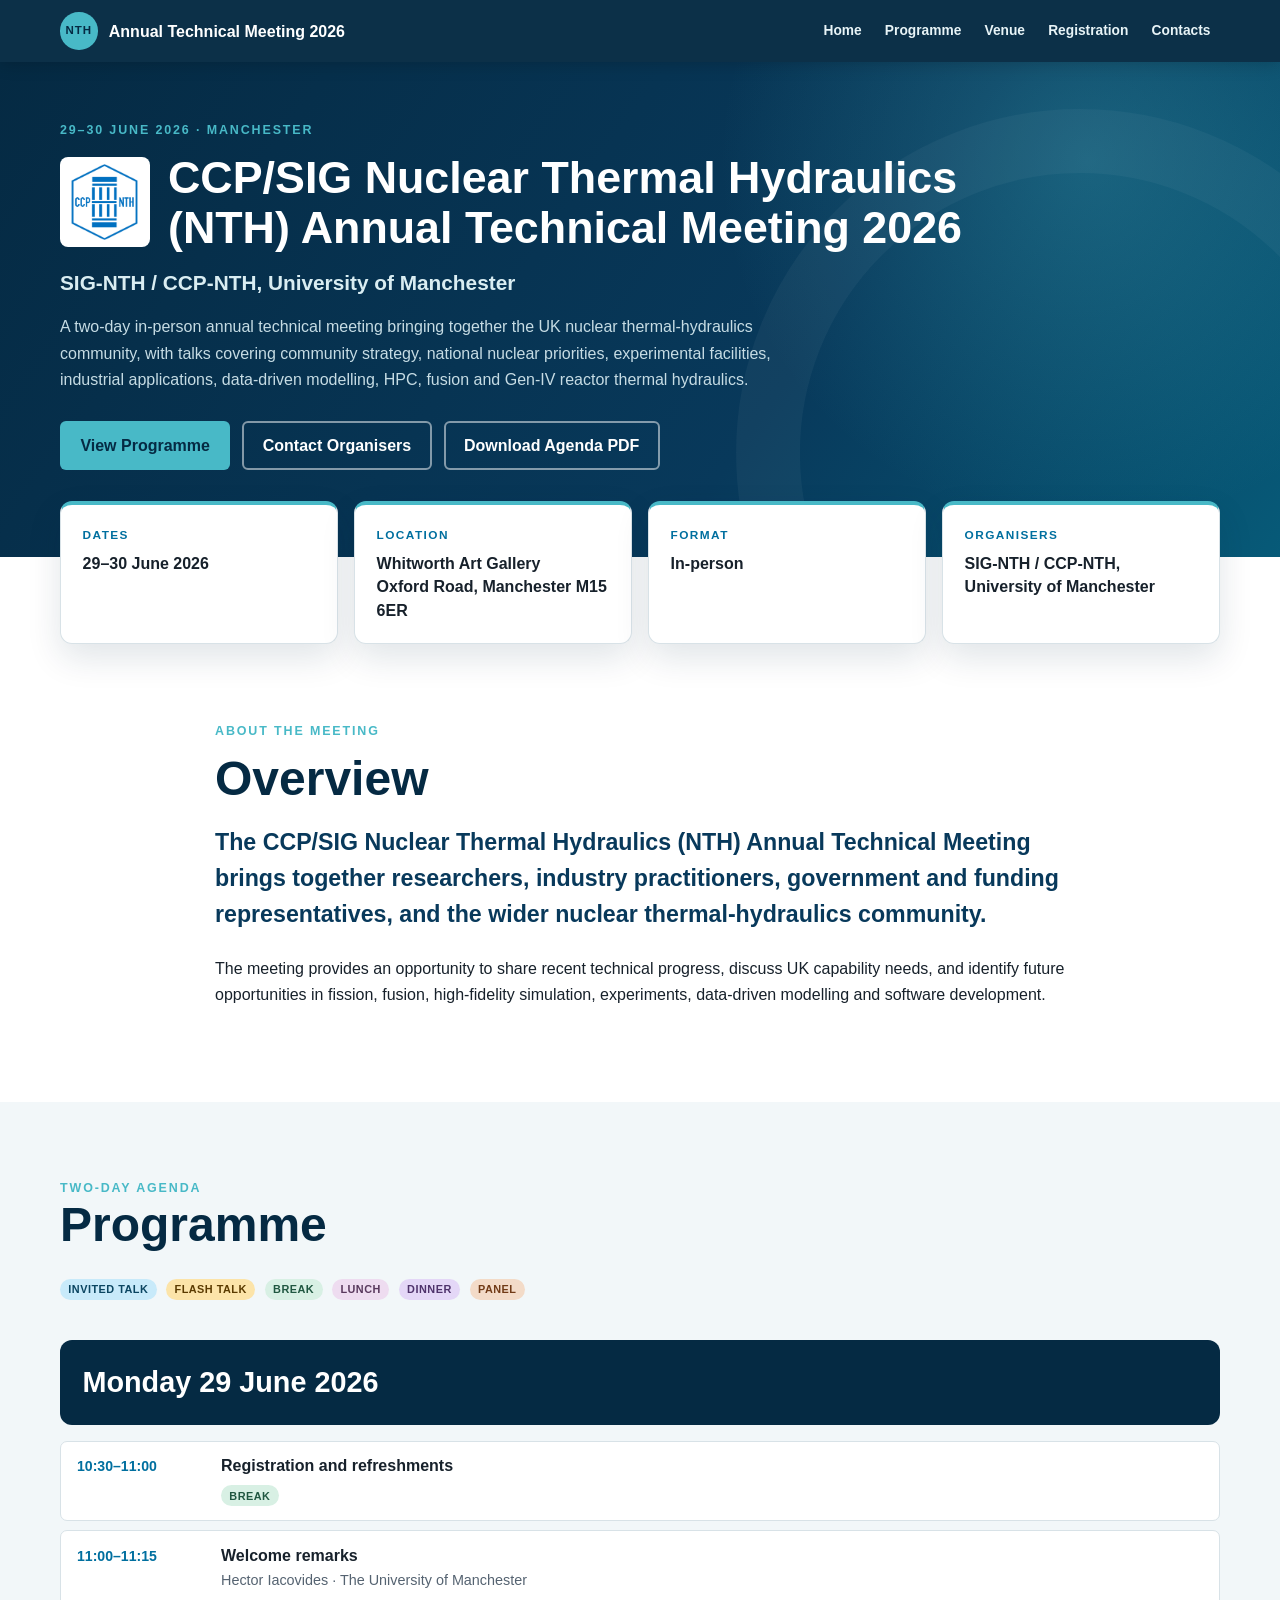
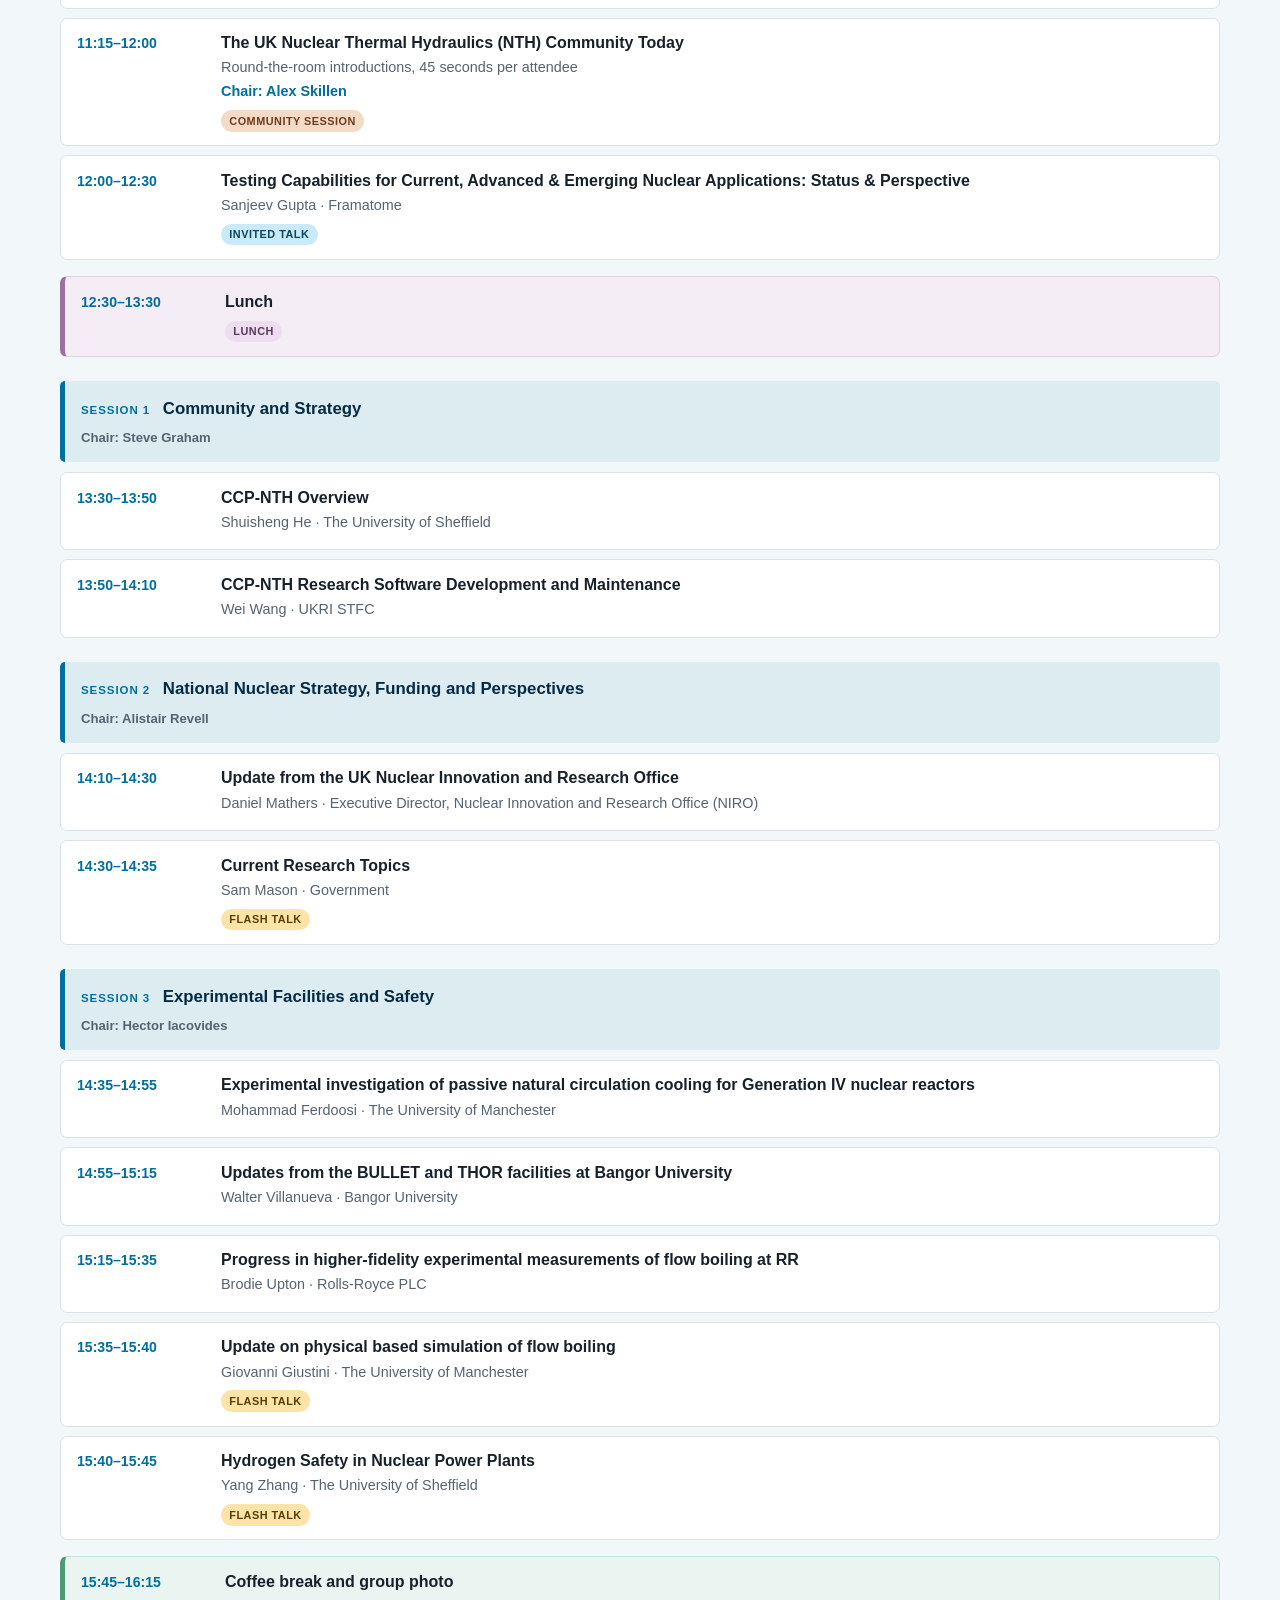
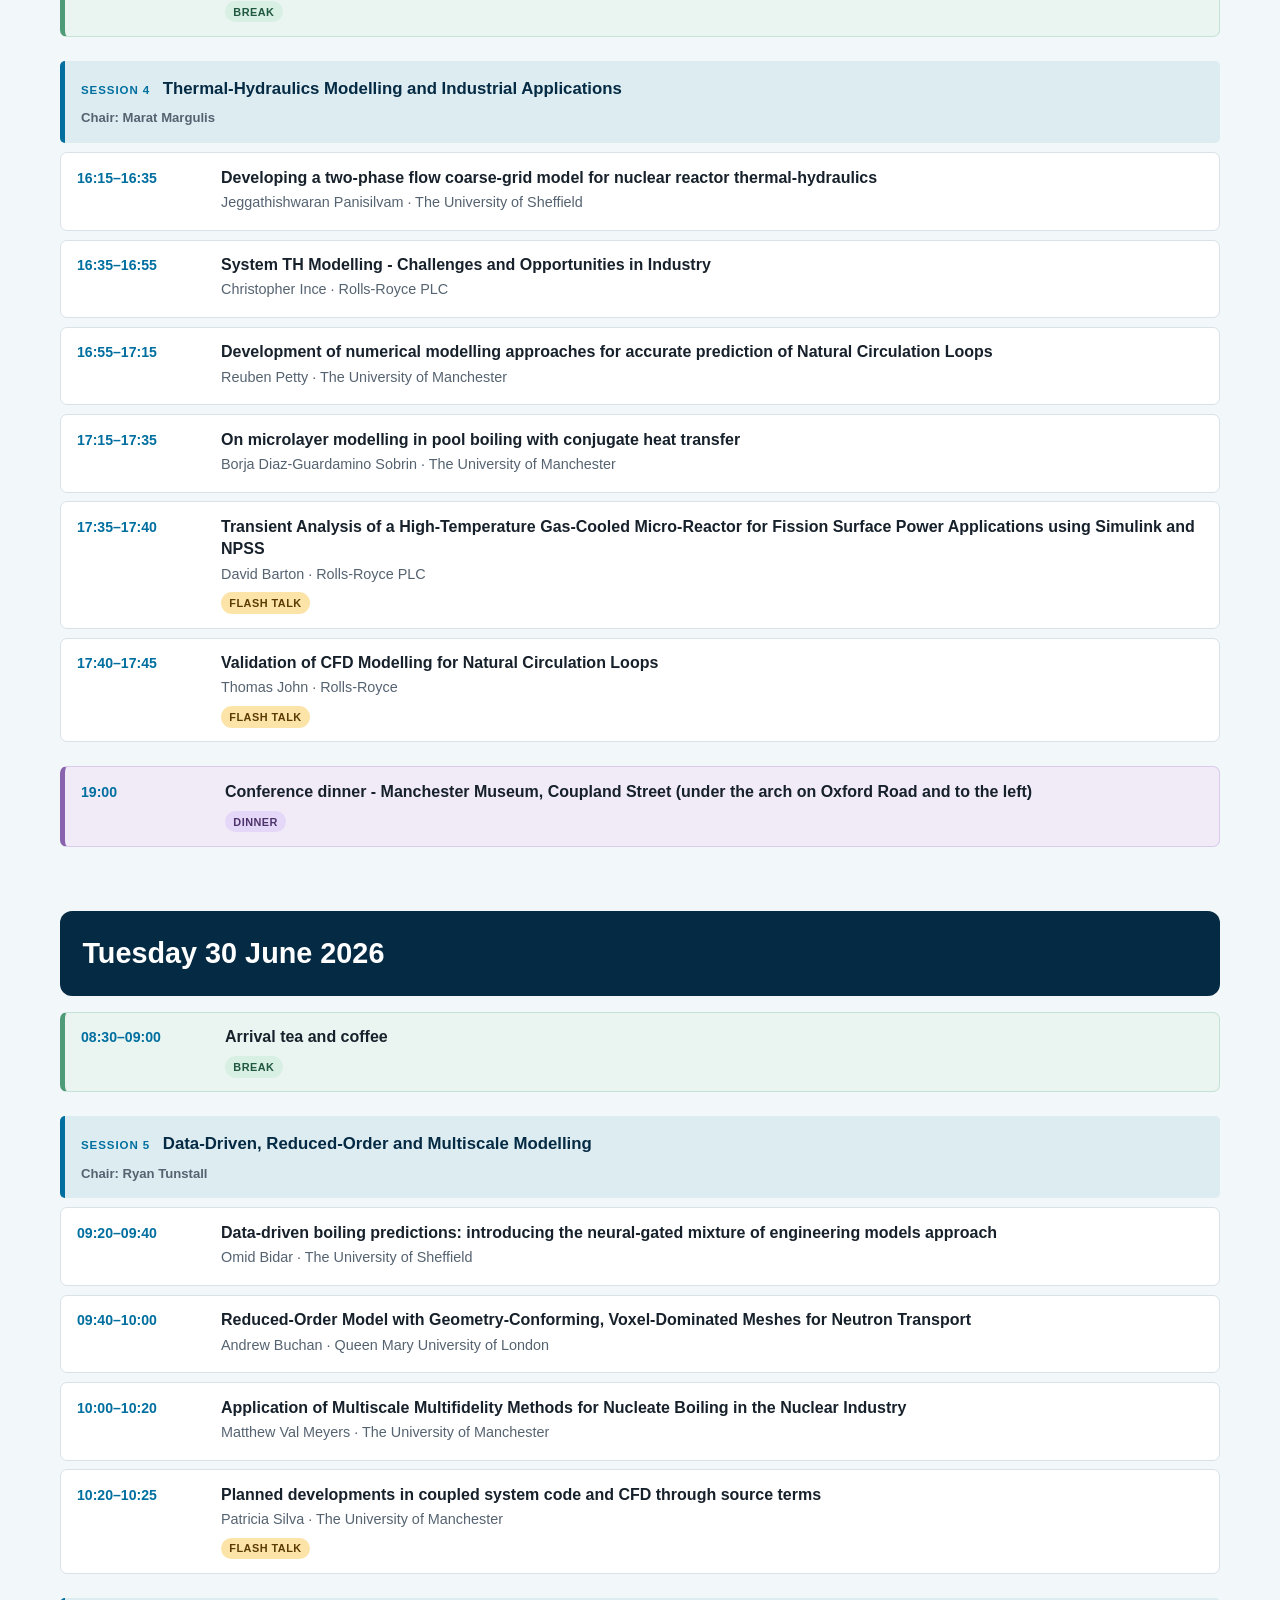
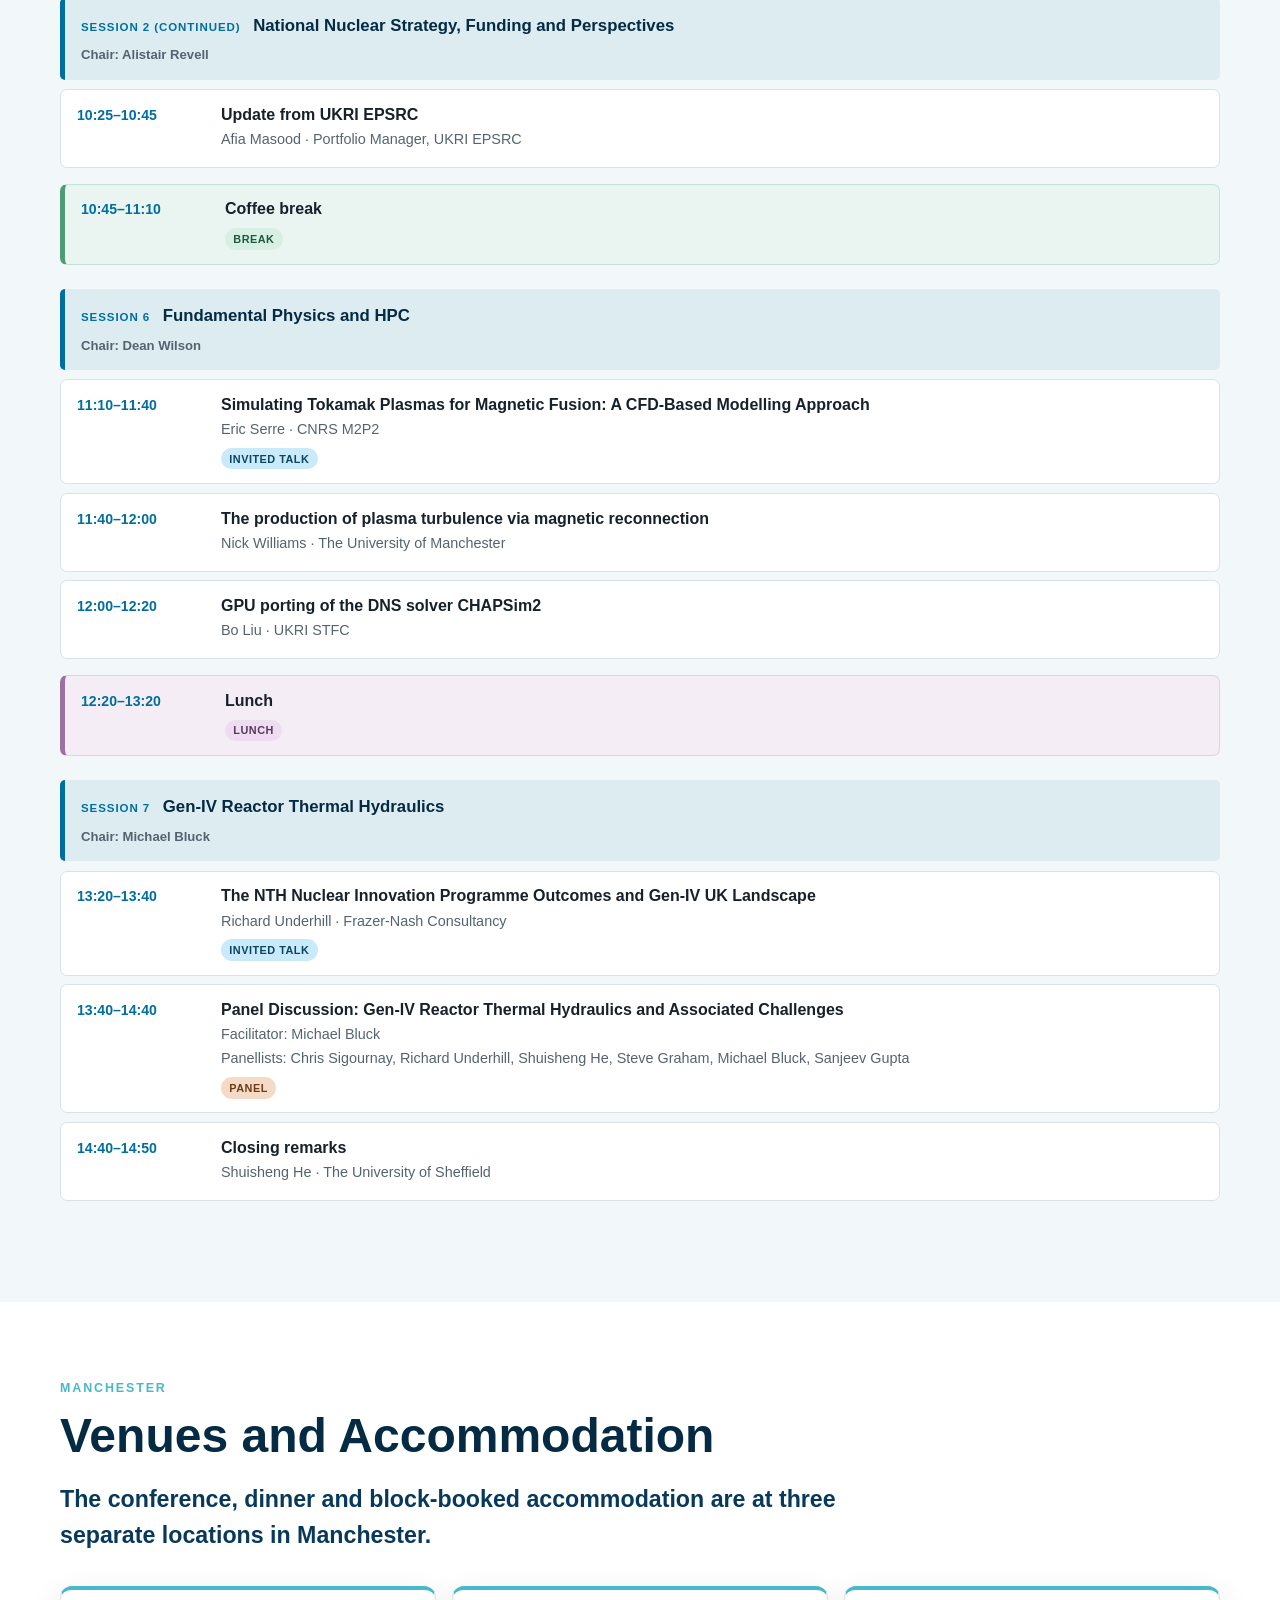
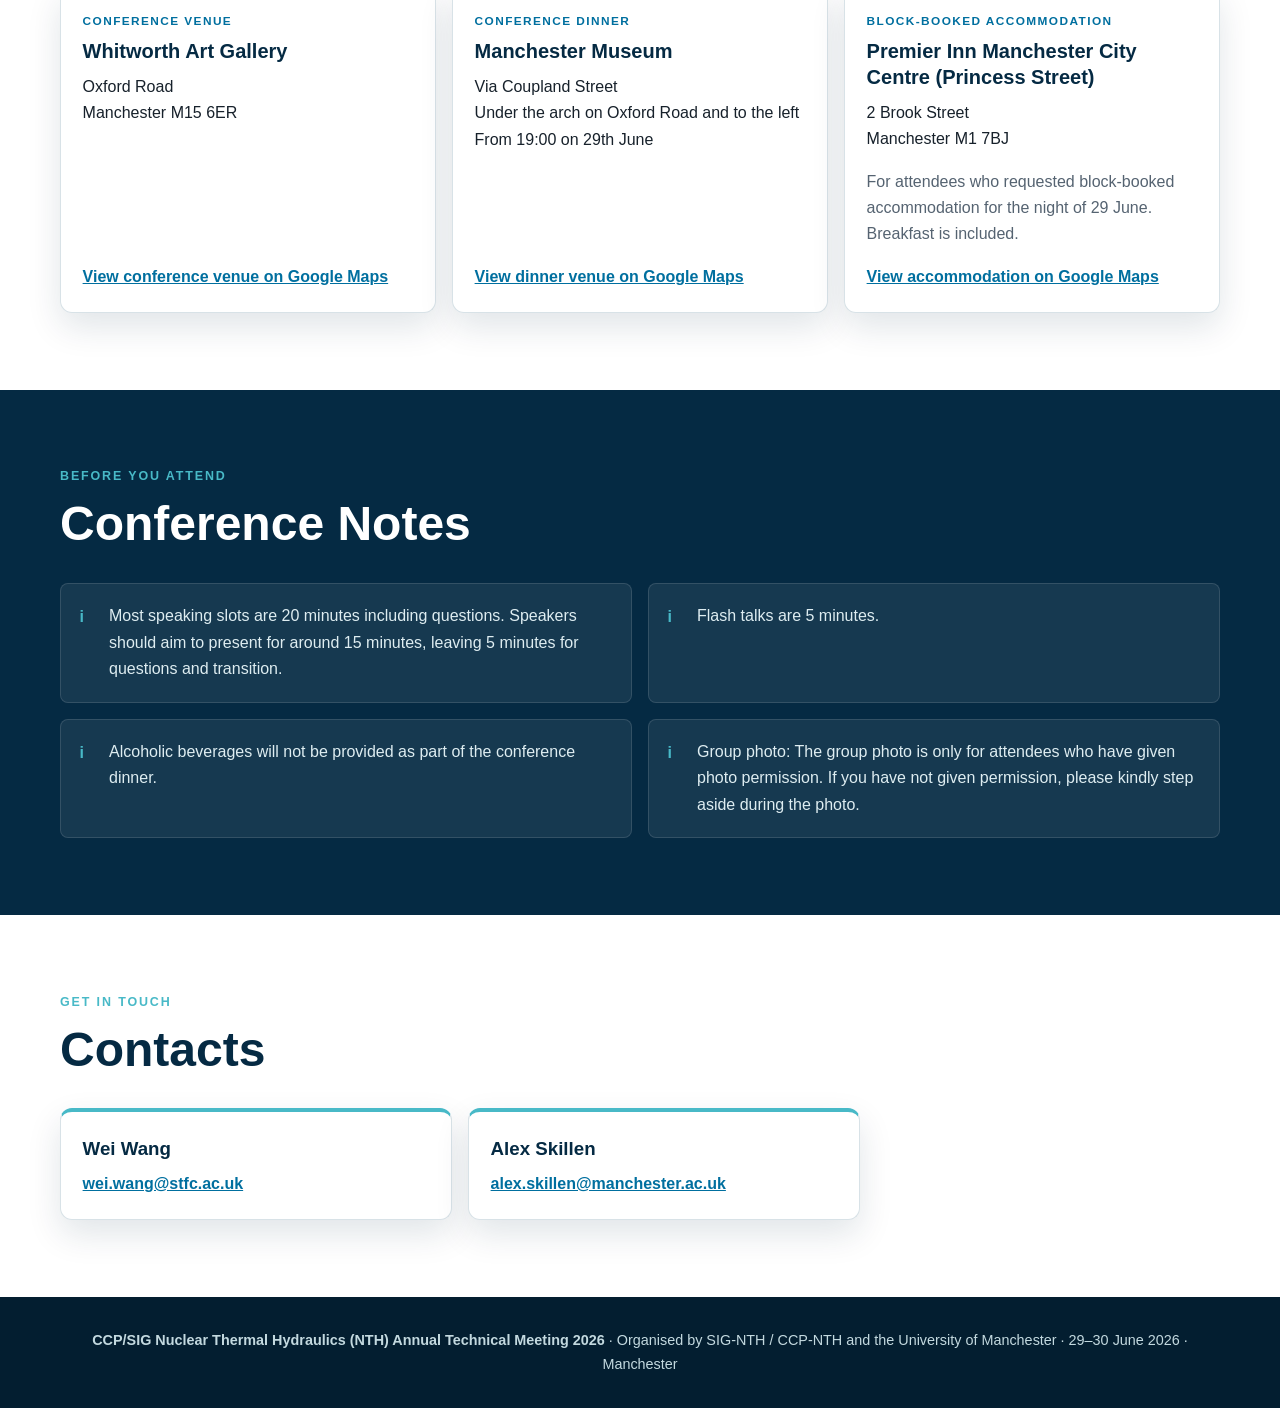
<file: index.html>
<!DOCTYPE html>
<html lang="en-GB">
<head>
  <meta charset="utf-8">
  <meta name="viewport" content="width=device-width, initial-scale=1">
  <meta name="description" content="CCP/SIG Nuclear Thermal Hydraulics (NTH) Annual Technical Meeting 2026, 29–30 June at Whitworth Art Gallery, Manchester.">
  <title>CCP/SIG Nuclear Thermal Hydraulics (NTH) Annual Technical Meeting 2026</title>
  <link rel="stylesheet" href="style.css">
</head>
<body>
  <a class="skip-link" href="#main-content">Skip to main content</a>

  <header class="site-header">
    <div class="nav-wrap">
      <a class="site-name" href="#home" aria-label="CCP/SIG Nuclear Thermal Hydraulics (NTH) Annual Technical Meeting 2026 home">
        <span class="site-mark" aria-hidden="true">NTH</span>
        <span>Annual Technical Meeting 2026</span>
      </a>
      <nav aria-label="Main navigation">
        <ul class="nav-links">
          <li><a href="#home">Home</a></li>
          <li><a href="#programme">Programme</a></li>
          <li><a href="#venue">Venue</a></li>
          <li><a href="registration.html">Registration</a></li>
          <li><a href="#contacts">Contacts</a></li>
        </ul>
      </nav>
    </div>
  </header>

  <main id="main-content">
    <section class="hero" id="home">
      <div class="hero-content">
        <p class="eyebrow">29–30 June 2026 · Manchester</p>
        <div class="hero-title-row">
          <img class="hero-logo" src="assets/ccp-nth-logo.png" alt="CCP-NTH logo">
          <h1>CCP/SIG Nuclear Thermal Hydraulics (NTH) Annual Technical Meeting 2026</h1>
        </div>
        <p class="hero-subtitle">SIG-NTH / CCP-NTH, University of Manchester</p>
        <p class="hero-description">A two-day in-person annual technical meeting bringing together the UK nuclear thermal-hydraulics community, with talks covering community strategy, national nuclear priorities, experimental facilities, industrial applications, data-driven modelling, HPC, fusion and Gen-IV reactor thermal hydraulics.</p>
        <div class="hero-actions">
          <a class="button button-primary" href="#programme">View Programme</a>
          <a class="button button-secondary" href="#contacts">Contact Organisers</a>
          <a class="button button-secondary" href="assets/UK-NTH-ATM-2026-agenda.pdf" download>Download Agenda PDF</a>
        </div>
      </div>
    </section>

    <section class="event-facts" aria-label="Event information">
      <div class="section-inner facts-grid">
        <article class="fact-card">
          <p class="fact-label">Dates</p>
          <p class="fact-value">29–30 June 2026</p>
        </article>
        <article class="fact-card">
          <p class="fact-label">Location</p>
          <p class="fact-value">Whitworth Art Gallery<br>Oxford Road, Manchester M15 6ER</p>
        </article>
        <article class="fact-card">
          <p class="fact-label">Format</p>
          <p class="fact-value">In-person</p>
        </article>
        <article class="fact-card">
          <p class="fact-label">Organisers</p>
          <p class="fact-value">SIG-NTH / CCP-NTH, University of Manchester</p>
        </article>
      </div>
    </section>

    <section class="content-section" id="overview">
      <div class="section-inner narrow">
        <p class="section-kicker">About the meeting</p>
        <h2>Overview</h2>
        <p class="lead">The CCP/SIG Nuclear Thermal Hydraulics (NTH) Annual Technical Meeting brings together researchers, industry practitioners, government and funding representatives, and the wider nuclear thermal-hydraulics community.</p>
        <p>The meeting provides an opportunity to share recent technical progress, discuss UK capability needs, and identify future opportunities in fission, fusion, high-fidelity simulation, experiments, data-driven modelling and software development.</p>
      </div>
    </section>

    <section class="content-section section-tint" id="programme">
      <div class="section-inner">
        <div class="section-heading">
          <div>
            <p class="section-kicker">Two-day agenda</p>
            <h2>Programme</h2>
          </div>
        </div>

        <div class="legend" aria-label="Programme type legend">
          <span class="tag tag-invited">Invited Talk</span>
          <span class="tag tag-flash">Flash Talk</span>
          <span class="tag tag-break">Break</span>
          <span class="tag tag-lunch">Lunch</span>
          <span class="tag tag-dinner">Dinner</span>
          <span class="tag tag-panel">Panel</span>
        </div>

        <article class="programme-day" aria-labelledby="day-one">
          <h3 id="day-one">Monday 29 June 2026</h3>

          <div class="programme-item">
            <time datetime="2026-06-29T10:30">10:30–11:00</time>
            <div><h4>Registration and refreshments</h4><span class="tag tag-break">Break</span></div>
          </div>
          <div class="programme-item">
            <time datetime="2026-06-29T11:00">11:00–11:15</time>
            <div><h4>Welcome remarks</h4><p>Hector Iacovides · The University of Manchester</p></div>
          </div>
          <div class="programme-item">
            <time datetime="2026-06-29T11:15">11:15–12:00</time>
            <div><h4>The UK Nuclear Thermal Hydraulics (NTH) Community Today</h4><p>Round-the-room introductions, 45 seconds per attendee</p><p class="chair">Chair: Alex Skillen</p><span class="tag tag-panel">Community Session</span></div>
          </div>
          <div class="programme-item">
            <time datetime="2026-06-29T12:00">12:00–12:30</time>
            <div><h4>Testing Capabilities for Current, Advanced & Emerging Nuclear Applications: Status & Perspective</h4><p>Sanjeev Gupta · Framatome</p><span class="tag tag-invited">Invited Talk</span> </div>
          </div>
          <div class="programme-item programme-break programme-lunch">
            <time datetime="2026-06-29T12:30">12:30–13:30</time>
            <div><h4>Lunch</h4><span class="tag tag-lunch">Lunch</span></div>
          </div>

          <section class="session" aria-labelledby="session-one">
            <h4 class="session-title" id="session-one"><span>Session 1</span> Community and Strategy <small>Chair: Steve Graham</small></h4>
            <div class="programme-item">
              <time datetime="2026-06-29T13:30">13:30–13:50</time>
              <div><h4>CCP-NTH Overview</h4><p>Shuisheng He · The University of Sheffield</p></div>
            </div>
            <div class="programme-item">
              <time datetime="2026-06-29T13:50">13:50–14:10</time>
              <div><h4>CCP-NTH Research Software Development and Maintenance</h4><p>Wei Wang · UKRI STFC</p></div>
            </div>
          </section>

          <section class="session" aria-labelledby="session-two">
            <h4 class="session-title" id="session-two"><span>Session 2</span> National Nuclear Strategy, Funding and Perspectives <small>Chair: Alistair Revell</small></h4>
            <div class="programme-item">
              <time datetime="2026-06-29T14:10">14:10–14:30</time>
              <div><h4>Update from the UK Nuclear Innovation and Research Office</h4><p>Daniel Mathers · Executive Director, Nuclear Innovation and Research Office (NIRO)</p></div>
            </div>
            <div class="programme-item">
              <time datetime="2026-06-29T14:30">14:30–14:35</time>
              <div><h4>Current Research Topics</h4><p>Sam Mason · Government</p><span class="tag tag-flash">Flash Talk</span></div>
            </div>
          </section>

          <section class="session" aria-labelledby="session-three">
            <h4 class="session-title" id="session-three"><span>Session 3</span> Experimental Facilities and Safety <small>Chair: Hector Iacovides</small></h4>
            <div class="programme-item">
              <time datetime="2026-06-29T14:35">14:35–14:55</time>
              <div><h4>Experimental investigation of passive natural circulation cooling for Generation IV nuclear reactors</h4><p>Mohammad Ferdoosi · The University of Manchester</p></div>
            </div>
            <div class="programme-item">
              <time datetime="2026-06-29T14:55">14:55–15:15</time>
              <div><h4>Updates from the BULLET and THOR facilities at Bangor University</h4><p>Walter Villanueva · Bangor University</p></div>
            </div>
            <div class="programme-item">
              <time datetime="2026-06-29T15:15">15:15–15:35</time>
              <div><h4>Progress in higher-fidelity experimental measurements of flow boiling at RR</h4><p>Brodie Upton · Rolls-Royce PLC</p></div>
            </div>
            <div class="programme-item">
              <time datetime="2026-06-29T15:35">15:35–15:40</time>
              <div>
                <h4>Update on physical based simulation of flow boiling</h4>
                <p>Giovanni Giustini · The University of Manchester</p><span class="tag tag-flash">Flash Talk</span>
              </div>
            </div>
            <div class="programme-item">
              <time datetime="2026-06-29T15:40">15:40–15:45</time>
              <div><h4>Hydrogen Safety in Nuclear Power Plants</h4><p>Yang Zhang · The University of Sheffield</p><span class="tag tag-flash">Flash Talk</span></div>
            </div>
            <div class="programme-item programme-break">
              <time datetime="2026-06-29T15:45">15:45–16:15</time>
              <div><h4>Coffee break and group photo</h4><span class="tag tag-break">Break</span></div>
            </div>
          </section>

          <section class="session" aria-labelledby="session-four">
            <h4 class="session-title" id="session-four"><span>Session 4</span> Thermal-Hydraulics Modelling and Industrial Applications <small>Chair: Marat Margulis</small></h4>
            <div class="programme-item">
              <time datetime="2026-06-29T16:15">16:15–16:35</time>
              <div><h4>Developing a two-phase flow coarse-grid model for nuclear reactor thermal-hydraulics</h4><p>Jeggathishwaran Panisilvam · The University of Sheffield</p></div>
            </div>
            <div class="programme-item">
              <time datetime="2026-06-29T16:35">16:35–16:55</time>
              <div><h4>System TH Modelling - Challenges and Opportunities in Industry</h4><p>Christopher Ince · Rolls-Royce PLC</p></div>
            </div>
            <div class="programme-item">
              <time datetime="2026-06-29T16:55">16:55–17:15</time>
              <div><h4>Development of numerical modelling approaches for accurate prediction of Natural Circulation Loops</h4><p>Reuben Petty · The University of Manchester</p></div>
            </div>
            <div class="programme-item">
              <time datetime="2026-06-29T17:15">17:15–17:35</time>
              <div><h4>On microlayer modelling in pool boiling with conjugate heat transfer</h4><p>Borja Diaz-Guardamino Sobrin · The University of Manchester</p></div>
            </div>
            <div class="programme-item">
              <time datetime="2026-06-29T17:35">17:35–17:40</time>
              <div><h4>Transient Analysis of a High-Temperature Gas-Cooled Micro-Reactor for Fission Surface Power Applications using Simulink and NPSS</h4><p>David Barton · Rolls-Royce PLC</p><span class="tag tag-flash">Flash Talk</span></div>
            </div>
            <div class="programme-item">
              <time datetime="2026-06-29T17:40">17:40–17:45</time>
              <div><h4>Validation of CFD Modelling for Natural Circulation Loops</h4><p>Thomas John · Rolls-Royce</p><span class="tag tag-flash">Flash Talk</span></div>
            </div>
          </section>

          <div class="programme-item programme-break programme-dinner">
            <time datetime="2026-06-29T19:00">19:00</time>
            <div><h4>Conference dinner - Manchester Museum, Coupland Street (under the arch on Oxford Road and to the left)</h4><span class="tag tag-dinner">Dinner</span></div>
          </div>
        </article>

        <article class="programme-day" aria-labelledby="day-two">
          <h3 id="day-two">Tuesday 30 June 2026</h3>

          <div class="programme-item programme-break">
            <time datetime="2026-06-30T08:30">08:30–09:00</time>
            <div><h4>Arrival tea and coffee</h4><span class="tag tag-break">Break</span></div>
          </div>

          <section class="session" aria-labelledby="session-five">
            <h4 class="session-title" id="session-five"><span>Session 5</span> Data-Driven, Reduced-Order and Multiscale Modelling <small>Chair: Ryan Tunstall</small></h4>
            <div class="programme-item">
              <time datetime="2026-06-30T09:20">09:20–09:40</time>
              <div><h4>Data-driven boiling predictions: introducing the neural-gated mixture of engineering models approach</h4><p>Omid Bidar · The University of Sheffield</p></div>
            </div>
            <div class="programme-item">
              <time datetime="2026-06-30T09:40">09:40–10:00</time>
              <div><h4>Reduced-Order Model with Geometry-Conforming, Voxel-Dominated Meshes for Neutron Transport</h4><p>Andrew Buchan · Queen Mary University of London</p></div>
            </div>
            <div class="programme-item">
              <time datetime="2026-06-30T10:00">10:00–10:20</time>
              <div><h4>Application of Multiscale Multifidelity Methods for Nucleate Boiling in the Nuclear Industry</h4><p>Matthew Val Meyers · The University of Manchester</p></div>
            </div>
            <div class="programme-item">
              <time datetime="2026-06-30T10:20">10:20–10:25</time>
              <div><h4>Planned developments in coupled system code and CFD through source terms</h4><p>Patricia Silva · The University of Manchester</p><span class="tag tag-flash">Flash Talk</span></div>
            </div>
          </section>

          <section class="session" aria-labelledby="session-two-continued">
            <h4 class="session-title" id="session-two-continued"><span>Session 2 (Continued)</span> National Nuclear Strategy, Funding and Perspectives <small>Chair: Alistair Revell</small></h4>
            <div class="programme-item">
              <time datetime="2026-06-30T10:25">10:25–10:45</time>
              <div><h4>Update from UKRI EPSRC</h4><p>Afia Masood · Portfolio Manager, UKRI EPSRC</p></div>
            </div>
            <div class="programme-item programme-break">
              <time datetime="2026-06-30T10:45">10:45–11:10</time>
              <div><h4>Coffee break</h4><span class="tag tag-break">Break</span></div>
            </div>
          </section>

          <section class="session" aria-labelledby="session-six">
            <h4 class="session-title" id="session-six"><span>Session 6</span> Fundamental Physics and HPC <small>Chair: Dean Wilson</small></h4>
            <div class="programme-item">
              <time datetime="2026-06-30T11:10">11:10–11:40</time>
              <div><h4>Simulating Tokamak Plasmas for Magnetic Fusion: A CFD-Based Modelling Approach</h4><p>Eric Serre · CNRS M2P2</p><span class="tag tag-invited">Invited Talk</span></div>
            </div>
            <div class="programme-item">
              <time datetime="2026-06-30T11:40">11:40–12:00</time>
              <div><h4>The production of plasma turbulence via magnetic reconnection</h4><p>Nick Williams · The University of Manchester</p></div>
            </div>
            <div class="programme-item">
              <time datetime="2026-06-30T12:00">12:00–12:20</time>
              <div><h4>GPU porting of the DNS solver CHAPSim2</h4><p>Bo Liu · UKRI STFC</p></div>
            </div>
            <div class="programme-item programme-break programme-lunch">
              <time datetime="2026-06-30T12:20">12:20–13:20</time>
              <div><h4>Lunch</h4><span class="tag tag-lunch">Lunch</span></div>
            </div>
          </section>

          <section class="session" aria-labelledby="session-seven">
            <h4 class="session-title" id="session-seven"><span>Session 7</span> Gen-IV Reactor Thermal Hydraulics <small>Chair: Michael Bluck</small></h4>
            <div class="programme-item">
              <time datetime="2026-06-30T13:20">13:20–13:40</time>
              <div><h4>The NTH Nuclear Innovation Programme Outcomes and Gen-IV UK Landscape</h4><p>Richard Underhill · Frazer-Nash Consultancy</p><span class="tag tag-invited">Invited Talk</span></div>
            </div>
            <div class="programme-item">
              <time datetime="2026-06-30T13:40">13:40–14:40</time>
              <div><h4>Panel Discussion: Gen-IV Reactor Thermal Hydraulics and Associated Challenges</h4><p>Facilitator: Michael Bluck</p><p>Panellists: Chris Sigournay, Richard Underhill, Shuisheng He, Steve Graham, Michael Bluck, Sanjeev Gupta</p><span class="tag tag-panel">Panel</span></div>
            </div>
            <div class="programme-item">
              <time datetime="2026-06-30T14:40">14:40–14:50</time>
              <div><h4>Closing remarks</h4><p>Shuisheng He · The University of Sheffield</p></div>
            </div>
          </section>
        </article>
      </div>
    </section>

    <section class="content-section" id="venue">
      <div class="section-inner">
        <p class="section-kicker">Manchester</p>
        <h2>Venues and Accommodation</h2>
        <p class="lead venue-intro">The conference, dinner and block-booked accommodation are at three separate locations in Manchester.</p>

        <div class="venue-grid">
          <article class="venue-card">
            <p class="fact-label">Conference Venue</p>
            <address>
              <strong>Whitworth Art Gallery</strong>
              <span>Oxford Road</span>
              <span>Manchester M15 6ER</span>
            </address>
            <a href="https://www.google.com/maps/search/?api=1&amp;query=Whitworth+Art+Gallery+Oxford+Road+Manchester+M15+6ER" target="_blank" rel="noopener noreferrer">View conference venue on Google Maps</a>
          </article>

          <article class="venue-card">
            <p class="fact-label">Conference Dinner</p>
            <address>
              <strong>Manchester Museum</strong>
              <span>Via Coupland Street</span>
              <span>Under the arch on Oxford Road and to the left</span>
              <span>From 19:00 on 29th June</span>
            </address>
            <a href="https://www.google.com/maps/search/?api=1&amp;query=Manchester+Museum+Coupland+Street+Manchester" target="_blank" rel="noopener noreferrer">View dinner venue on Google Maps</a>
          </article>

          <article class="venue-card">
            <p class="fact-label">Block-Booked Accommodation</p>
            <address>
              <strong>Premier Inn Manchester City Centre (Princess Street)</strong>
              <span>2 Brook Street</span>
              <span>Manchester M1 7BJ</span>
            </address>
            <p>For attendees who requested block-booked accommodation for the night of 29 June. Breakfast is included.</p>
            <a href="https://www.google.com/maps/search/?api=1&amp;query=Premier+Inn+Manchester+City+Centre+Princess+Street+2+Brook+Street+Manchester+M1+7BJ" target="_blank" rel="noopener noreferrer">View accommodation on Google Maps</a>
          </article>
        </div>
      </div>
    </section>

    <section class="content-section section-dark" id="notes">
      <div class="section-inner">
        <p class="section-kicker">Before you attend</p>
        <h2>Conference Notes</h2>
        <ul class="notes-grid">
          <li>Most speaking slots are 20 minutes including questions. Speakers should aim to present for around 15 minutes, leaving 5 minutes for questions and transition.</li>
          <li>Flash talks are 5 minutes.</li>
          <li>Alcoholic beverages will not be provided as part of the conference dinner.</li>
          <li>Group photo: The group photo is only for attendees who have given photo permission. If you have not given permission, please kindly step aside during the photo.</li>
        </ul>
      </div>
    </section>

    <section class="content-section" id="contacts">
      <div class="section-inner">
        <p class="section-kicker">Get in touch</p>
        <h2>Contacts</h2>
        <div class="contact-grid">
          <article class="contact-card">
            <h3>Wei Wang</h3>
            <a href="mailto:wei.wang@stfc.ac.uk">wei.wang@stfc.ac.uk</a>
          </article>
          <article class="contact-card">
            <h3>Alex Skillen</h3>
            <a href="mailto:alex.skillen@manchester.ac.uk">alex.skillen@manchester.ac.uk</a>
          </article>
        </div>
      </div>
    </section>
  </main>

  <footer>
    <div class="section-inner">
      <p><strong>CCP/SIG Nuclear Thermal Hydraulics (NTH) Annual Technical Meeting 2026</strong> · Organised by SIG-NTH / CCP-NTH and the University of Manchester · 29–30 June 2026 · Manchester</p>
    </div>
  </footer>
</body>
</html>
</file>
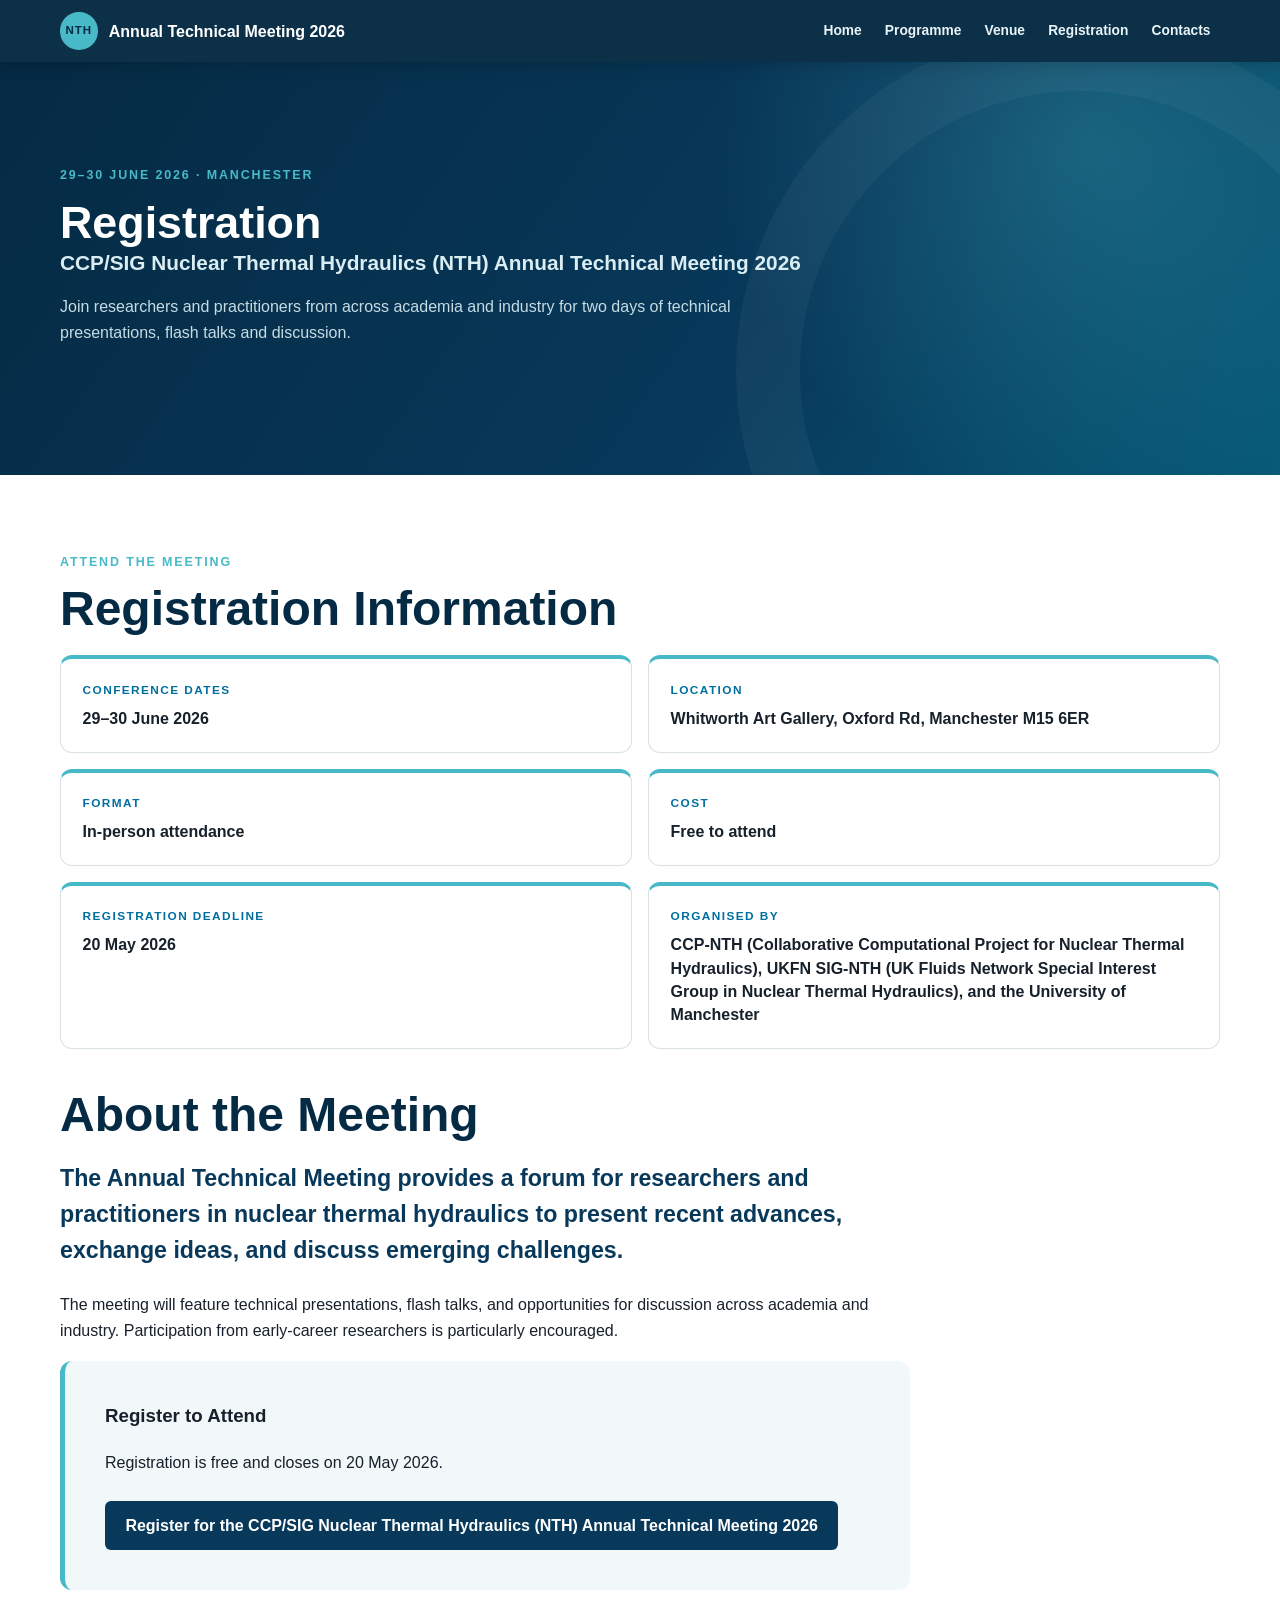
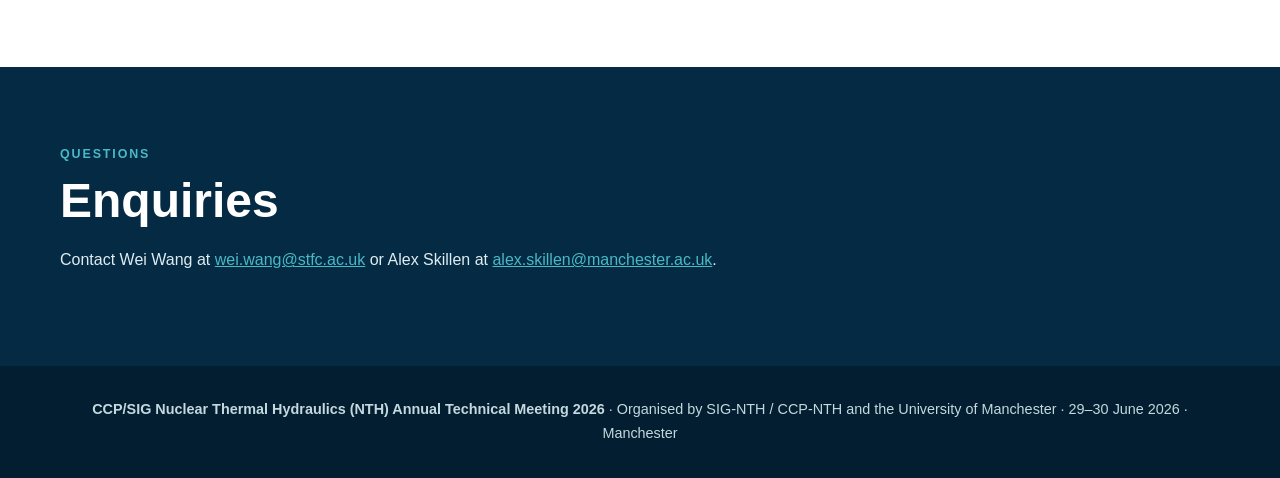
<file: registration.html>
<!DOCTYPE html>
<html lang="en-GB">
<head>
  <meta charset="utf-8">
  <meta name="viewport" content="width=device-width, initial-scale=1">
  <meta name="description" content="Registration information for the CCP/SIG Nuclear Thermal Hydraulics (NTH) Annual Technical Meeting 2026.">
  <title>Registration – CCP/SIG Nuclear Thermal Hydraulics (NTH) Annual Technical Meeting 2026</title>
  <link rel="stylesheet" href="style.css">
</head>
<body>
  <a class="skip-link" href="#main-content">Skip to main content</a>

  <header class="site-header">
    <div class="nav-wrap">
      <a class="site-name" href="index.html" aria-label="CCP/SIG Nuclear Thermal Hydraulics (NTH) Annual Technical Meeting 2026 home">
        <span class="site-mark" aria-hidden="true">NTH</span>
        <span>Annual Technical Meeting 2026</span>
      </a>
      <nav aria-label="Main navigation">
        <ul class="nav-links">
          <li><a href="index.html">Home</a></li>
          <li><a href="index.html#programme">Programme</a></li>
          <li><a href="index.html#venue">Venue</a></li>
          <li><a href="registration.html" aria-current="page">Registration</a></li>
          <li><a href="index.html#contacts">Contacts</a></li>
        </ul>
      </nav>
    </div>
  </header>

  <main id="main-content">
    <section class="hero registration-hero">
      <div class="hero-content">
        <p class="eyebrow">29–30 June 2026 · Manchester</p>
        <h1>Registration</h1>
        <p class="hero-subtitle">CCP/SIG Nuclear Thermal Hydraulics (NTH) Annual Technical Meeting 2026</p>
        <p class="hero-description">Join researchers and practitioners from across academia and industry for two days of technical presentations, flash talks and discussion.</p>
      </div>
    </section>

    <section class="content-section">
      <div class="section-inner">
        <p class="section-kicker">Attend the meeting</p>
        <h2>Registration Information</h2>

        <div class="registration-grid">
          <article class="fact-card">
            <p class="fact-label">Conference Dates</p>
            <p class="fact-value">29–30 June 2026</p>
          </article>
          <article class="fact-card">
            <p class="fact-label">Location</p>
            <p class="fact-value">Whitworth Art Gallery, Oxford Rd, Manchester M15 6ER</p>
          </article>
          <article class="fact-card">
            <p class="fact-label">Format</p>
            <p class="fact-value">In-person attendance</p>
          </article>
          <article class="fact-card">
            <p class="fact-label">Cost</p>
            <p class="fact-value">Free to attend</p>
          </article>
          <article class="fact-card">
            <p class="fact-label">Registration Deadline</p>
            <p class="fact-value">20 May 2026</p>
          </article>
          <article class="fact-card">
            <p class="fact-label">Organised By</p>
            <p class="fact-value">CCP-NTH (Collaborative Computational Project for Nuclear Thermal Hydraulics), UKFN SIG-NTH (UK Fluids Network Special Interest Group in Nuclear Thermal Hydraulics), and the University of Manchester</p>
          </article>
        </div>

        <div class="narrow">
          <h2>About the Meeting</h2>
          <p class="lead">The Annual Technical Meeting provides a forum for researchers and practitioners in nuclear thermal hydraulics to present recent advances, exchange ideas, and discuss emerging challenges.</p>
          <p>The meeting will feature technical presentations, flash talks, and opportunities for discussion across academia and industry. Participation from early-career researchers is particularly encouraged.</p>

          <div class="registration-action">
            <h3>Register to Attend</h3>
            <p>Registration is free and closes on 20 May 2026.</p>
            <a class="button" href="https://forms.office.com/e/QjzWCHUNQY" target="_blank" rel="noopener noreferrer">Register for the CCP/SIG Nuclear Thermal Hydraulics (NTH) Annual Technical Meeting 2026</a>
          </div>
        </div>
      </div>
    </section>

    <section class="content-section section-dark">
      <div class="section-inner">
        <p class="section-kicker">Questions</p>
        <h2>Enquiries</h2>
        <p>Contact Wei Wang at <a href="mailto:wei.wang@stfc.ac.uk">wei.wang@stfc.ac.uk</a> or Alex Skillen at <a href="mailto:alex.skillen@manchester.ac.uk">alex.skillen@manchester.ac.uk</a>.</p>
      </div>
    </section>
  </main>

  <footer>
    <div class="section-inner">
      <p><strong>CCP/SIG Nuclear Thermal Hydraulics (NTH) Annual Technical Meeting 2026</strong> · Organised by SIG-NTH / CCP-NTH and the University of Manchester · 29–30 June 2026 · Manchester</p>
    </div>
  </footer>
</body>
</html>
</file>
<file: style.css>
:root {
  --ink: #17212b;
  --muted: #556371;
  --navy: #08395b;
  --navy-deep: #052a43;
  --blue: #006f9f;
  --cyan: #48b9c7;
  --gold: #f0b44d;
  --paper: #ffffff;
  --pale: #f2f7f9;
  --line: #d8e2e7;
  --shadow: 0 14px 34px rgba(5, 42, 67, 0.12);
  --radius: 12px;
  --max-width: 1160px;
}

* {
  box-sizing: border-box;
}

html {
  scroll-behavior: smooth;
  scroll-padding-top: 5rem;
}

body {
  margin: 0;
  color: var(--ink);
  background: var(--paper);
  font-family: "Segoe UI", Roboto, Helvetica, Arial, sans-serif;
  font-size: 1rem;
  line-height: 1.65;
}

a {
  color: var(--blue);
}

a:hover {
  color: var(--navy);
}

.skip-link {
  position: fixed;
  top: -5rem;
  left: 1rem;
  z-index: 100;
  padding: 0.75rem 1rem;
  color: var(--paper);
  background: var(--navy-deep);
  border-radius: 0 0 6px 6px;
}

.skip-link:focus {
  top: 0;
}

.site-header {
  position: sticky;
  top: 0;
  z-index: 20;
  color: var(--paper);
  background: rgba(5, 42, 67, 0.97);
  box-shadow: 0 2px 16px rgba(0, 0, 0, 0.18);
}

.nav-wrap {
  width: min(calc(100% - 2rem), var(--max-width));
  min-height: 3.9rem;
  margin: 0 auto;
  display: flex;
  align-items: center;
  justify-content: space-between;
  gap: 1.25rem;
}

.site-name {
  flex: 0 0 auto;
  display: flex;
  align-items: center;
  gap: 0.7rem;
  color: var(--paper);
  font-weight: 700;
  line-height: 1.2;
  text-decoration: none;
}

.site-name:hover {
  color: var(--paper);
}

.site-mark {
  display: grid;
  width: 2.35rem;
  height: 2.35rem;
  place-items: center;
  color: var(--navy-deep);
  background: var(--cyan);
  border-radius: 50%;
  font-size: 0.72rem;
  letter-spacing: 0.08em;
}

.nav-links {
  margin: 0;
  padding: 0;
  display: flex;
  flex-wrap: wrap;
  gap: 0.25rem;
  list-style: none;
}

.nav-links a {
  display: block;
  padding: 0.5rem 0.6rem;
  color: #e8f4f7;
  border-radius: 5px;
  font-size: 0.86rem;
  font-weight: 600;
  text-decoration: none;
}

.nav-links a:hover,
.nav-links a:focus-visible {
  color: var(--paper);
  background: rgba(255, 255, 255, 0.12);
}

.hero {
  position: relative;
  overflow: hidden;
  color: var(--paper);
  background:
    radial-gradient(circle at 85% 20%, rgba(72, 185, 199, 0.28), transparent 23rem),
    linear-gradient(125deg, var(--navy-deep), var(--navy) 62%, #075a78);
}

.hero::after {
  position: absolute;
  right: -9rem;
  bottom: -15rem;
  width: 35rem;
  height: 35rem;
  border: 4rem solid rgba(255, 255, 255, 0.04);
  border-radius: 50%;
  content: "";
}

.hero-content {
  position: relative;
  z-index: 1;
  width: min(calc(100% - 2rem), var(--max-width));
  margin: 0 auto;
  padding: 3.6rem 0 5.4rem;
}

.hero-title-row {
  max-width: 1120px;
  margin-bottom: 0.95rem;
  display: flex;
  align-items: center;
  flex-wrap: nowrap;
  gap: 1.15rem;
}

.hero-logo {
  flex: 0 0 auto;
  width: 5.6rem;
  height: auto;
  padding: 0.45rem;
  background: var(--paper);
  border-radius: 8px;
}

.eyebrow,
.section-kicker {
  margin: 0 0 0.7rem;
  color: var(--cyan);
  font-size: 0.78rem;
  font-weight: 800;
  letter-spacing: 0.15em;
  text-transform: uppercase;
}

h1,
h2,
h3,
h4,
p {
  margin-top: 0;
}

h1 {
  flex: 1 1 auto;
  min-width: 0;
  max-width: 900px;
  margin-bottom: 0;
  font-size: 2.8rem;
  line-height: 1.12;
  letter-spacing: 0;
}

h2 {
  margin-bottom: 1.2rem;
  color: var(--navy-deep);
  font-size: clamp(2rem, 4vw, 3rem);
  line-height: 1.1;
  letter-spacing: 0;
}

.hero-subtitle {
  max-width: 950px;
  margin-bottom: 1rem;
  color: #d9edf2;
  font-size: clamp(1.05rem, 2vw, 1.3rem);
  font-weight: 650;
  line-height: 1.5;
}

.hero-description {
  max-width: 760px;
  color: #c6dce4;
  font-size: 1rem;
}

.hero-actions {
  margin-top: 1.7rem;
  display: flex;
  flex-wrap: wrap;
  gap: 0.75rem;
}

.button {
  display: inline-block;
  padding: 0.82rem 1.15rem;
  border: 2px solid transparent;
  border-radius: 6px;
  font-weight: 750;
  line-height: 1.2;
  text-decoration: none;
  transition: transform 160ms ease, background-color 160ms ease;
}

.button:hover {
  transform: translateY(-2px);
}

.button-primary {
  color: var(--navy-deep);
  background: var(--cyan);
}

.button-primary:hover {
  color: var(--navy-deep);
  background: #70ccd6;
}

.button-secondary {
  color: var(--paper);
  background: transparent;
  border-color: rgba(255, 255, 255, 0.5);
}

.button-secondary:hover {
  color: var(--paper);
  background: rgba(255, 255, 255, 0.12);
}

.event-facts {
  position: relative;
  z-index: 2;
  margin-top: -3.5rem;
}

.section-inner {
  width: min(calc(100% - 2rem), var(--max-width));
  margin: 0 auto;
}

.narrow {
  max-width: 850px;
}

.facts-grid {
  display: grid;
  grid-template-columns: repeat(4, 1fr);
  gap: 1rem;
}

.fact-card,
.contact-card,
.venue-card {
  padding: 1.35rem;
  background: var(--paper);
  border: 1px solid var(--line);
  border-top: 4px solid var(--cyan);
  border-radius: var(--radius);
  box-shadow: var(--shadow);
}

.fact-card p {
  margin-bottom: 0;
}

.fact-label {
  margin-bottom: 0.4rem !important;
  color: var(--blue);
  font-size: 0.74rem;
  font-weight: 800;
  letter-spacing: 0.12em;
  text-transform: uppercase;
}

.fact-value {
  font-weight: 700;
  line-height: 1.45;
}

.content-section {
  padding: clamp(3.5rem, 6vw, 5.5rem) 0;
}

.section-tint {
  background: var(--pale);
}

.lead {
  color: var(--navy);
  font-size: clamp(1.18rem, 2vw, 1.45rem);
  font-weight: 600;
  line-height: 1.55;
}

.section-heading {
  margin-bottom: 1.5rem;
  display: flex;
  align-items: end;
  justify-content: space-between;
  gap: 2rem;
}

.section-heading h2,
.section-heading p {
  margin-bottom: 0;
}

.legend {
  margin-bottom: 2.5rem;
  display: flex;
  flex-wrap: wrap;
  gap: 0.45rem;
}

.tag {
  display: inline-block;
  margin: 0.2rem 0.15rem 0 0;
  padding: 0.16rem 0.52rem;
  border-radius: 999px;
  font-size: 0.68rem;
  font-weight: 800;
  letter-spacing: 0.045em;
  line-height: 1.5;
  text-transform: uppercase;
  vertical-align: middle;
}

.tag-invited { color: #0b4561; background: #c8eafa; }
.tag-flash { color: #5b3b00; background: #fce4a9; }
.tag-break { color: #205741; background: #d8f0e4; }
.tag-lunch { color: #59395d; background: #eedcf0; }
.tag-dinner { color: #4f336c; background: #e4d7f7; }
.tag-panel { color: #713b17; background: #f3dbc8; }

.programme-day {
  margin-top: 2.5rem;
}

.programme-day + .programme-day {
  margin-top: 4rem;
}

.programme-day > h3 {
  margin-bottom: 1rem;
  padding: 1.15rem 1.4rem;
  color: var(--paper);
  background: var(--navy-deep);
  border-radius: var(--radius);
  font-size: clamp(1.35rem, 3vw, 1.8rem);
}

.session {
  margin: 1.5rem 0;
}

.session-title {
  margin: 0 0 0.6rem;
  padding: 0.85rem 1rem;
  color: var(--navy-deep);
  background: #dcecf1;
  border-left: 5px solid var(--blue);
  border-radius: 5px;
  font-size: 1.05rem;
}

.session-title span {
  margin-right: 0.5rem;
  color: var(--blue);
  font-size: 0.72rem;
  letter-spacing: 0.08em;
  text-transform: uppercase;
}

.session-title small {
  display: block;
  margin-top: 0.3rem;
  color: var(--muted);
  font-size: 0.82rem;
  font-weight: 700;
  letter-spacing: 0;
  text-transform: none;
}

.programme-item {
  margin-bottom: 0.55rem;
  padding: 0.85rem 1rem;
  display: grid;
  grid-template-columns: 8rem 1fr;
  gap: 1rem;
  background: var(--paper);
  border: 1px solid var(--line);
  border-radius: 7px;
}

.programme-item time {
  color: var(--blue);
  font-size: 0.88rem;
  font-weight: 800;
}

.programme-item h4 {
  margin-bottom: 0.18rem;
  color: var(--ink);
  font-size: 1rem;
  line-height: 1.4;
}

.programme-item p {
  margin-bottom: 0.2rem;
  color: var(--muted);
  font-size: 0.9rem;
  line-height: 1.45;
}

.programme-item .chair {
  color: var(--blue);
  font-weight: 700;
}

.featured-item {
  border-left: 5px solid #8963ad;
}

.programme-break {
  margin: 1rem 0;
  background: #eaf5f1;
  border-color: #c5e2d6;
  border-left: 5px solid #4e9b78;
}

.programme-break.programme-lunch {
  background: #f5edf6;
  border-color: #e2cfe5;
  border-left-color: #9c70a1;
}

.programme-break.programme-dinner {
  background: #f1ebf8;
  border-color: #d9caeb;
  border-left-color: #8963ad;
}

.registration-hero .hero-content {
  padding-top: clamp(4rem, 8vw, 6.5rem);
  padding-bottom: clamp(5rem, 9vw, 7rem);
}

.registration-grid {
  margin-bottom: 2.5rem;
  display: grid;
  grid-template-columns: repeat(2, 1fr);
  gap: 1rem;
}

.registration-grid .fact-card {
  box-shadow: none;
}

.registration-action {
  padding: clamp(1.5rem, 4vw, 2.5rem);
  background: var(--pale);
  border-left: 5px solid var(--cyan);
  border-radius: var(--radius);
}

.registration-action .button {
  margin-top: 0.5rem;
  color: var(--paper);
  background: var(--navy);
}

.registration-action .button:hover {
  color: var(--paper);
  background: var(--navy-deep);
}

.split-layout {
  display: grid;
  grid-template-columns: 1.5fr 1fr;
  align-items: center;
  gap: clamp(2rem, 6vw, 6rem);
}

.venue-intro {
  max-width: 800px;
  margin-bottom: 2rem;
}

.venue-grid {
  display: grid;
  grid-template-columns: repeat(3, 1fr);
  gap: 1rem;
}

.venue-card {
  display: flex;
  flex-direction: column;
  font-size: 1rem;
}

.venue-card address {
  margin-bottom: 1rem;
  display: flex;
  flex-direction: column;
  font-style: normal;
}

.venue-card strong {
  margin-bottom: 0.65rem;
  color: var(--navy-deep);
  font-size: 1.25rem;
  line-height: 1.3;
}

.venue-card p {
  margin-bottom: 1rem;
  color: var(--muted);
}

.venue-card .fact-label {
  color: var(--blue);
}

.venue-card a {
  margin-top: auto;
  font-weight: 700;
}

.section-dark {
  color: #deedf1;
  background: var(--navy-deep);
}

.section-dark h2 {
  color: var(--paper);
}

.section-dark a {
  color: var(--cyan);
}

.notes-grid {
  margin: 2rem 0 0;
  padding: 0;
  display: grid;
  grid-template-columns: repeat(2, 1fr);
  gap: 1rem;
  list-style: none;
}

.notes-grid li {
  position: relative;
  padding: 1.2rem 1.2rem 1.2rem 3rem;
  background: rgba(255, 255, 255, 0.07);
  border: 1px solid rgba(255, 255, 255, 0.12);
  border-radius: 8px;
}

.notes-grid li::before {
  position: absolute;
  top: 1.25rem;
  left: 1.15rem;
  color: var(--cyan);
  font-weight: 900;
  content: "i";
}

.contact-grid {
  max-width: 800px;
  margin-top: 2rem;
  display: grid;
  grid-template-columns: repeat(2, 1fr);
  gap: 1rem;
}

.contact-card h3 {
  margin-bottom: 0.4rem;
  color: var(--navy-deep);
}

.contact-card a {
  overflow-wrap: anywhere;
  font-weight: 650;
}

footer {
  padding: 2rem 0;
  color: #c3d9df;
  background: #031e30;
  text-align: center;
}

footer p {
  margin: 0;
  font-size: 0.9rem;
}

@media (max-width: 900px) {
  .nav-wrap {
    padding: 0.75rem 0;
    align-items: flex-start;
    flex-direction: column;
    gap: 0.4rem;
  }

  .nav-links {
    gap: 0;
  }

  .nav-links a {
    padding: 0.4rem 0.6rem 0.4rem 0;
  }

  h1 {
    font-size: 2.35rem;
  }

  .hero-logo {
    width: 5rem;
  }

  .facts-grid {
    grid-template-columns: repeat(2, 1fr);
  }

  .registration-grid {
    grid-template-columns: repeat(2, 1fr);
  }

  .venue-grid {
    grid-template-columns: 1fr;
  }

  .split-layout {
    grid-template-columns: 1fr;
  }
}

@media (max-width: 620px) {
  html {
    scroll-padding-top: 9rem;
  }

  .site-name {
    font-size: 0.92rem;
  }

  .site-mark {
    width: 2.3rem;
    height: 2.3rem;
  }

  .nav-links a {
    font-size: 0.78rem;
  }

  .hero-content {
    padding-top: 3.25rem;
  }

  .hero-title-row {
    align-items: center;
    gap: 0.8rem;
  }

  .hero-logo {
    width: 3.8rem;
    padding: 0.35rem;
  }

  h1 {
    font-size: 1.7rem;
    line-height: 1.16;
  }

  .hero-actions {
    align-items: stretch;
    flex-direction: column;
  }

  .button {
    text-align: center;
  }

  .facts-grid,
  .notes-grid,
  .contact-grid,
  .registration-grid {
    grid-template-columns: 1fr;
  }

  .section-heading {
    align-items: flex-start;
    flex-direction: column;
    gap: 0.5rem;
  }

  .programme-item {
    grid-template-columns: 1fr;
    gap: 0.35rem;
  }
}

@media (prefers-reduced-motion: reduce) {
  html {
    scroll-behavior: auto;
  }

  .button {
    transition: none;
  }
}
</file>
